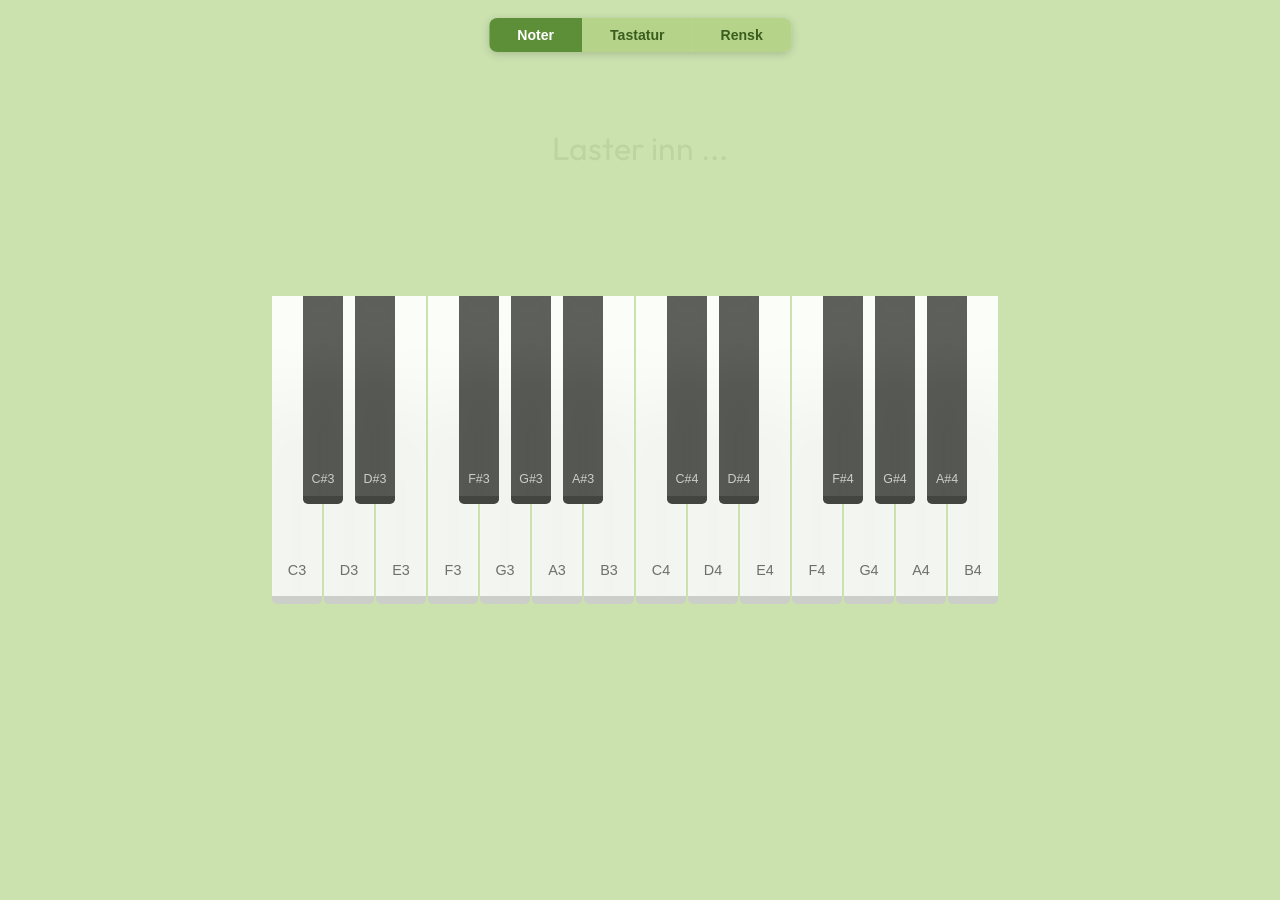
<file: index.html>
<!doctype html>
<html lang= "en">
<head>
	<meta name="viewport" content="width = device-width, initial-scale=1, maximum-scale=1, user-scalable=no"/>
	<meta http-equiv="Content-Type" content="text/html; charset=utf-8"/>
	<title>Enkelt Piano</title>

	<!-- polyfill -->
	<script src="libs/MIDI.js-master/inc/shim/Base64.js" type="text/javascript"></script>
	<script src="libs/MIDI.js-master/inc/shim/Base64binary.js" type="text/javascript"></script>
	<script src="libs/MIDI.js-master/inc/shim/WebAudioAPI.js" type="text/javascript"></script>
	<!-- midi.js package -->
	<script src="libs/MIDI.js-master/js/midi/audioDetect.js" type="text/javascript"></script>
	<script src="libs/MIDI.js-master/js/midi/gm.js" type="text/javascript"></script>
	<script src="libs/MIDI.js-master/js/midi/loader.js" type="text/javascript"></script>
	<script src="libs/MIDI.js-master/js/midi/plugin.audiotag.js" type="text/javascript"></script>
	<script src="libs/MIDI.js-master/js/midi/plugin.webaudio.js" type="text/javascript"></script>
	<script src="libs/MIDI.js-master/js/midi/plugin.webmidi.js" type="text/javascript"></script>
	<!-- utils -->
	<script src="libs/MIDI.js-master/js/util/dom_request_xhr.js" type="text/javascript"></script>
	<script src="libs/MIDI.js-master/js/util/dom_request_script.js" type="text/javascript"></script>

	<!-- jQuery -->
	<script type = "text/javascript" src = "js/jquery.js"></script>

	<!-- Style -->
	<link rel="stylesheet" href="css/main.css"/>

	<!-- Font-Awesome -->
	<link rel="stylesheet" href="css/font-awesome-4.3.0/css/font-awesome.min.css"/>

	<link rel="preconnect" href="https://fonts.googleapis.com">
<link rel="preconnect" href="https://fonts.gstatic.com" crossorigin>
<link href="https://fonts.googleapis.com/css2?family=Outfit:wght@100..900&display=swap" rel="stylesheet">

	<!-- Javascript -->
	<script type = "text/javascript" src = "js/midi/play.js"></script>
	<script type = "text/javascript" src = "js/classes/key.js"></script>
	<script type = "text/javascript" src = "js/script.js"></script>

</head>
<body>
	<h1 style = "opacity: 0; position: absolute; top:0; left: 0;" >Enkelt Piano</h1>
	<div id = "loadingState">
		<div id = "loadingText">Laster inn ...</div>
	</div>

	<div id="tabBar">
		<button class="tab active" data-tab="notes">Noter</button>
		<button class="tab" data-tab="keyboard">Tastatur</button>
		<button class="tab" data-tab="clean">Rensk</button>
	</div>

	<div id = "pianoContainer"></div>
	<script>
		document.querySelectorAll('.tab').forEach(function(btn) {
			btn.addEventListener('click', function() {
				document.querySelectorAll('.tab').forEach(function(t) { t.classList.remove('active'); });
				btn.classList.add('active');
				document.body.className = btn.dataset.tab === 'keyboard' ? 'tab-keyboard' : btn.dataset.tab === 'clean' ? 'tab-clean' : '';
			});
		});
	</script>
</body>
</html>
</file>
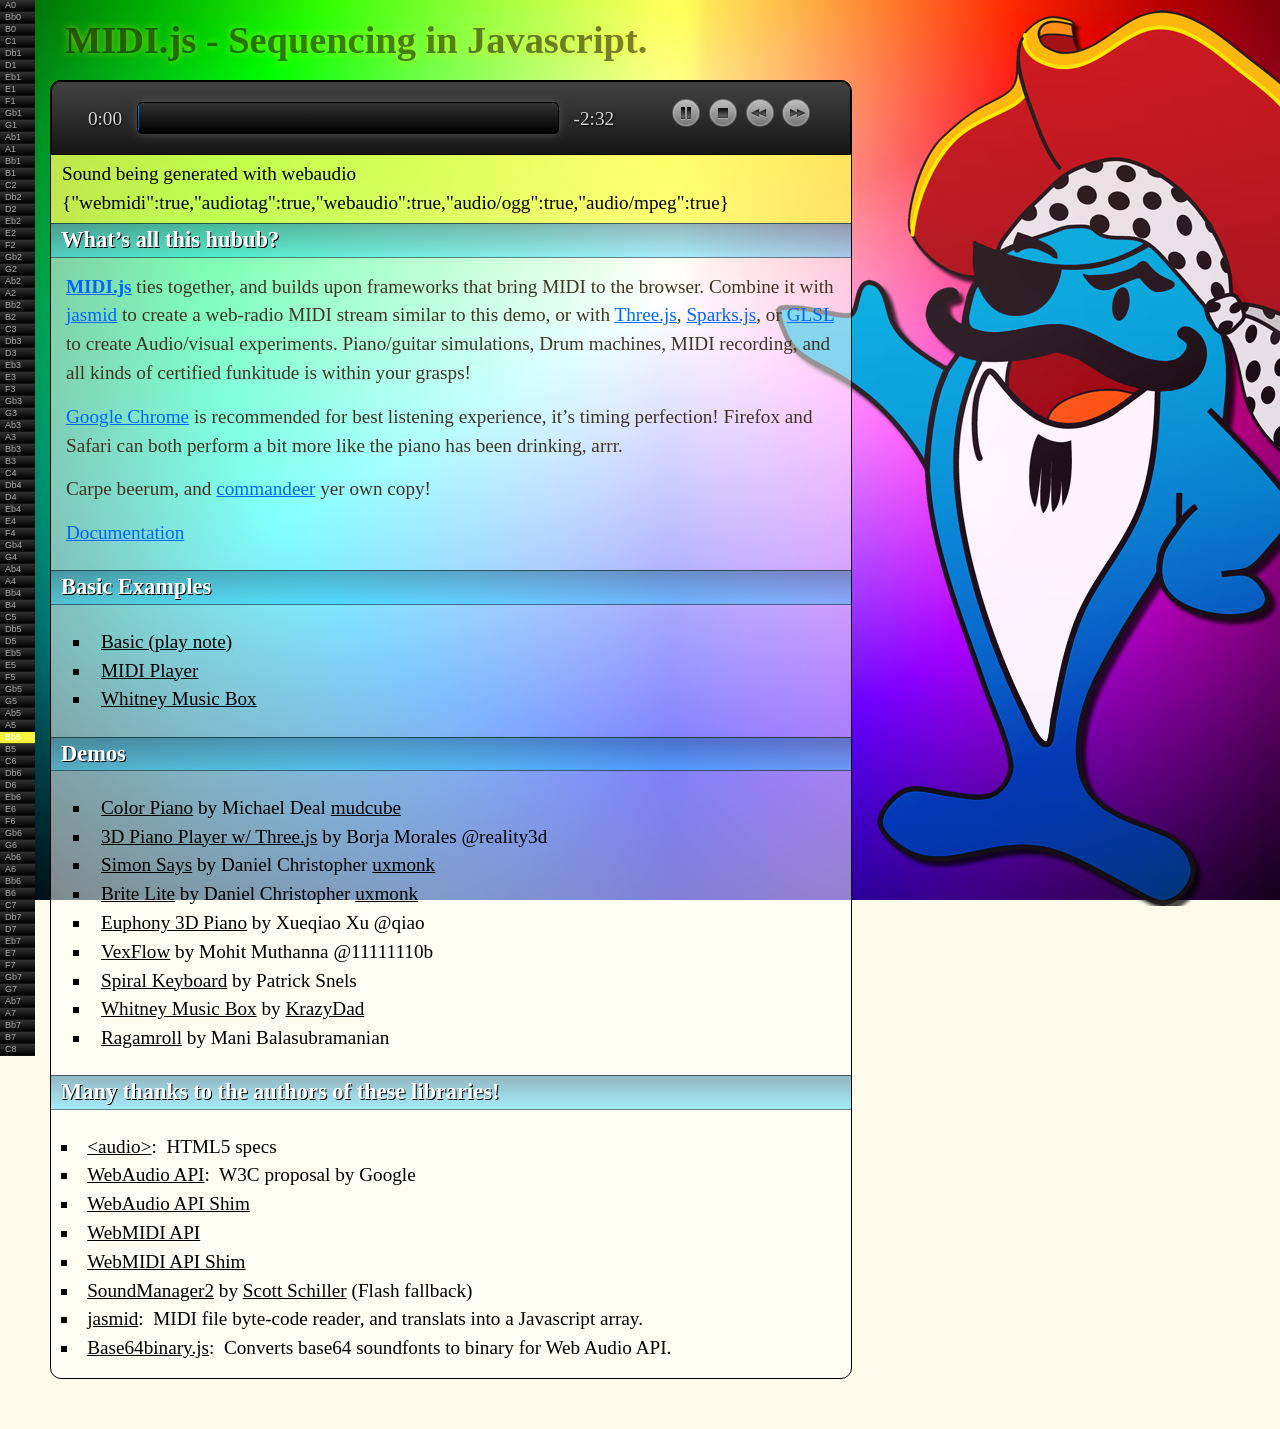
<file: libs/MIDI.js-master/examples/MIDIPlayer.html>
<!DOCTYPE html>
<html xmlns="http://www.w3.org/1999/xhtml">
<head>
	<meta http-equiv="content-type" content="text/html; charset=utf-8" />
	<title>MIDI.js - Sequencing in Javascript.</title>
	<!-- midi.js css -->
	<link href="./css/MIDIPlayer.css" rel="stylesheet" type="text/css" />
	<!-- shim -->
	<script src="../inc/shim/Base64.js" type="text/javascript"></script>
	<script src="../inc/shim/Base64binary.js" type="text/javascript"></script>
	<script src="../inc/shim/WebAudioAPI.js" type="text/javascript"></script>
	<script src="../inc/shim/WebMIDIAPI.js" type="text/javascript"></script>
	<!-- jasmid package -->
	<script src="../inc/jasmid/stream.js"></script>
	<script src="../inc/jasmid/midifile.js"></script>
	<script src="../inc/jasmid/replayer.js"></script>
	<!-- midi.js package -->
	<script src="../js/midi/audioDetect.js" type="text/javascript"></script>
	<script src="../js/midi/gm.js" type="text/javascript"></script>
	<script src="../js/midi/loader.js" type="text/javascript"></script>
	<script src="../js/midi/plugin.audiotag.js" type="text/javascript"></script>
	<script src="../js/midi/plugin.webaudio.js" type="text/javascript"></script>
	<script src="../js/midi/plugin.webmidi.js" type="text/javascript"></script>
	<script src="../js/midi/player.js" type="text/javascript"></script>
	<script src="../js/midi/synesthesia.js" type="text/javascript"></script>
	<!-- utils -->
	<script src="../js/util/dom_request_xhr.js" type="text/javascript"></script>
	<script src="../js/util/dom_request_script.js" type="text/javascript"></script>
	<!-- includes -->
	<script src="./inc/timer.js" type="text/javascript"></script>
	<script src="./inc/colorspace.js" type="text/javascript"></script>
	<script src="./inc/event.js" type="text/javascript"></script>
</head>
<body>
	<img src="./images/shiverMeTimbers.gif" style="position: fixed; top: 30px; left: 1300px; z-index: 4">
	<img src="./images/tuna.png" onmousedown="event.preventDefault()" width="625" style="opacity: 0.95; position: fixed; top: 0; left: 765px; z-index: 2; padding: 10px; float: left; margin-right: 20px; ">
	<h1>MIDI.js - Sequencing in Javascript.</h1>
	<div style="position: fixed; top: 0; left: 0; z-index: 4; overflow: hidden;" id="colors"></div>
	<div style="text-align: center; position: absolute; top: -70px; left: -40px; opacity: 0.9" id="colors"></div>
	<div style="margin-bottom: 50px; border: 1px solid #000; background: rgba(255,255,255,0.5); border-radius: 11px; float: left; width: 800px; padding-bottom: 15px; position: relative; z-index: 2;">
		<div class="player" style="height: 42px; box-shadow: 0 -1px #000; margin-bottom: 0; border-bottom-right-radius: 0; border-bottom-left-radius: 0;">
			<div style="margin: 0 auto; width: 160px; float: right;">
				<input type="image" src="./images/pause.png" align="absmiddle" value="pause" onclick="pausePlayStop()" id="pausePlayStop">
				<input type="image" src="./images/stop.png" align="absmiddle" value="stop" onclick="pausePlayStop(true)">
				<input type="image" src="./images/backward.png" align="absmiddle" value="stop" onclick="player.getNextSong(-1);">
				<input type="image" src="./images/forward.png" align="absmiddle" value="stop" onclick="player.getNextSong(+1);">
			</div>
			<div class="time-controls" style="float: left; margin: 0; position: relative; top: 5px;">
				<span id="time1" class="time">0:00</span>
				<span id="capsule">
					<span id="cursor"></span>
				</span>
				<span id="time2" class="time" style="text-align: left;">-0:00</span>
			</div>
		</div>
		<div id="title" style="background: rgba(255,255,0,0.5); position: relative;color: #000; z-index: -1;padding: 5px 11px 5px;">Loading API...</div>
		<h3 style="margin: 0">What&rsquo;s all this hubub?</h3>
		<p><b><a href="https://github.com/mudcube/MIDI.js">MIDI.js</a></b> ties together, and builds upon frameworks that bring MIDI to the browser. Combine it with <a href="https://github.com/gasman/jasmid">jasmid</a> to create a web-radio MIDI stream similar to this demo, or with <a href="https://github.com/mrdoob/three.js/">Three.js</a>, <a href="https://github.com/zz85/sparks.js/">Sparks.js</a>, or <a href="http://glslsandbox.com">GLSL</a> to create Audio/visual experiments. Piano/guitar
			simulations, Drum machines, MIDI recording, and all kinds of certified funkitude is within your grasps!
			<p><a href="https://www.google.com/chrome">Google Chrome</a> is recommended for best listening experience, it&rsquo;s timing perfection! Firefox and Safari can both perform a bit more like the piano has been drinking, arrr.</p>
			<p>Carpe beerum, and <a href="https://github.com/mudcube/MIDI.js">commandeer</a> yer own copy!</p>
			<p><a href="../README.md" target="_blank">Documentation</a>
			<h3>Basic Examples</h3>
			<ol>
				<li><a href="./Basic.html" target="_blank">Basic (play note)</a></li>
				<li><a href="./MIDIPlayer.html" target="_blank">MIDI Player</a></li>
				<li><a href="./WhitneyMusicBox.html" target="_blank">Whitney Music Box</a></li>
			</ol>
			<h3>Demos</h3>
			<ol>
				<li><a href="http://mudcu.be/piano/" target="_blank">Color Piano</a> by Michael Deal <a href="http://mudcu.be/">mudcube</a></li>
				<li><a href="http://www.rgba.org/r3d/3d-piano-player/" target="_blank">3D Piano Player w/ Three.js</a> by Borja Morales @reality3d</li>
				<li><a href="http://labs.uxmonk.com/simon-says/" target="_blank">Simon Says</a> by Daniel Christopher <a href="http://uxmonk.com/">uxmonk</a></li>
				<li><a href="http://labs.uxmonk.com/brite-lite/" target="_blank">Brite Lite</a> by Daniel Christopher <a href="http://uxmonk.com/">uxmonk</a></li>
				<li><a href="http://qiao.github.com/euphony/" target="_blank">Euphony 3D Piano</a> by Xueqiao Xu @qiao</li>
				<li><a href="http://my.vexflow.com/articles/53" target="_blank">VexFlow</a> by Mohit Muthanna @11111110b</li>
				<li><a href="http://spiral.qet.me/" target="_blank">Spiral Keyboard</a> by Patrick Snels</li>
				<li><a href="http://labs.uxmonk.com/simon-says/" target="_blank">Whitney Music Box</a> by <a href="http://www.krazydad.com/">KrazyDad</a></li>
				<li><a href="http://online-compute.rhcloud.com/ragamroll/" target="_blank">Ragamroll</a> by Mani Balasubramanian</li>
			</ol>
			<h3>Many thanks to the authors of these libraries!</h3>
			<li><a href="http://dev.w3.org/html5/spec/Overview.html">&lt;audio&gt;</a>: &nbsp;HTML5 specs</li>
			<li><a href="https://dvcs.w3.org/hg/audio/raw-file/tip/webaudio/specification.html">WebAudio API</a>: &nbsp;W3C proposal by Google</li>
			<li><a href="http://www.w3.org/TR/webmidi/">WebAudio API Shim</a></li>
			<li><a href="http://www.w3.org/TR/webmidi/">WebMIDI API</a></li>
			<li><a href="http://www.w3.org/TR/webmidi/">WebMIDI API Shim</a></li>
			<li><a href="http://www.schillmania.com/projects/soundmanager2/">SoundManager2</a> by <a href="http://schillmania.com">Scott Schiller</a> (Flash fallback)
			</li>
			<li><a href="https://github.com/gasman/jasmid">jasmid</a>: &nbsp;MIDI file byte-code reader, and translats into a Javascript array.</li>
			<li><a href="http://blog.danguer.com/2011/10/24/base64-binary-decoding-in-javascript/">Base64binary.js</a>: &nbsp;Converts base64 soundfonts to binary for Web Audio API.</li>
	</div>

<script type="text/javascript">
	if (typeof (console) === "undefined") var console = {
		log: function() {}
	};
	// Toggle between Pause and Play modes.
	var pausePlayStop = function(stop) {
		var d = document.getElementById("pausePlayStop");
		if (stop) {
			MIDI.Player.stop();
			d.src = "./images/play.png";
		} else if (MIDI.Player.playing) {
			d.src = "./images/play.png";
			MIDI.Player.pause(true);
		} else {
			d.src = "./images/pause.png";
			MIDI.Player.resume();
		}
	};
	eventjs.add(window, "load", function(event) {
		var link = document.createElement("link");
		link.href = "//fonts.googleapis.com/css?family=Oswald";
		link.ref = "stylesheet";
		link.type = "text/css";
		document.body.appendChild(link);
		var link = document.createElement("link");
		link.href = "//fonts.googleapis.com/css?family=Andada";
		link.ref = "stylesheet";
		link.type = "text/css";
		document.body.appendChild(link);
		
		/// load up the piano keys
		var colors = document.getElementById("colors");
		var colorElements = [];
		for (var n = 0; n < 88; n++) {
			var d = document.createElement("div");
			d.innerHTML = MIDI.noteToKey[n + 21];
			colorElements.push(d);
			colors.appendChild(d);
		}
		///
		MIDI.loader = new sketch.ui.Timer;
		MIDI.loadPlugin({
			soundfontUrl: "./soundfont/",
			onprogress: function(state, progress) {
				MIDI.loader.setValue(progress * 100);
			},
			onsuccess: function() {
				/// this is the language we are running in
				var title = document.getElementById("title");
				title.innerHTML = "Sound being generated with " + MIDI.api + " " + JSON.stringify(MIDI.supports);

				/// this sets up the MIDI.Player and gets things going...
				player = MIDI.Player;
				player.timeWarp = 1; // speed the song is played back
				player.loadFile(song[songid++ % song.length], player.start);

				/// control the piano keys colors
				var colorMap = MIDI.Synesthesia.map();
				player.addListener(function(data) {
					var pianoKey = data.note - 21;
					var d = colorElements[pianoKey];
					if (d) {
						if (data.message === 144) {
							var map = colorMap[data.note - 27];
							if (map) d.style.background = map.hex;
							d.style.color = "#fff";
						} else {
							d.style.background = "";
							d.style.color = "";
						}
					}
				});
				///
				ColorSphereBackground();
				MIDIPlayerPercentage(player);
			}
		});
	});

	var MIDIPlayerPercentage = function(player) {
		// update the timestamp
		var time1 = document.getElementById("time1");
		var time2 = document.getElementById("time2");
		var capsule = document.getElementById("capsule");
		var timeCursor = document.getElementById("cursor");
		//
		eventjs.add(capsule, "drag", function(event, self) {
			eventjs.cancel(event);
			player.currentTime = (self.x) / 420 * player.endTime;
			if (player.currentTime < 0) player.currentTime = 0;
			if (player.currentTime > player.endTime) player.currentTime = player.endTime;
			if (self.state === "down") {
				player.pause(true);
			} else if (self.state === "up") {
				player.resume();
			}
		});
		//
		function timeFormatting(n) {
			var minutes = n / 60 >> 0;
			var seconds = String(n - (minutes * 60) >> 0);
			if (seconds.length == 1) seconds = "0" + seconds;
			return minutes + ":" + seconds;
		};
		player.getNextSong = function(n) {
			var id = Math.abs((songid += n) % song.length);
			player.loadFile(song[id], player.start); // load MIDI
		};
		player.setAnimation(function(data, element) {
			var percent = data.now / data.end;
			var now = data.now >> 0; // where we are now
			var end = data.end >> 0; // end of song
			if (now === end) { // go to next song
				var id = ++songid % song.length;
				player.loadFile(song[id], player.start); // load MIDI
			}
			// display the information to the user
			timeCursor.style.width = (percent * 100) + "%";
			time1.innerHTML = timeFormatting(now);
			time2.innerHTML = "-" + timeFormatting(end - now);
		});
	};
	
	var ColorSphereBackground = function() {
		var d = document;
		var canvas = document.createElement("canvas");
		var ctx = canvas.getContext("2d");
		canvas.style.cssText = "position: fixed; left: 0; top: 0; opacity: 1";
		canvas.style.width = window.innerWidth + "px";
		canvas.style.height = window.innerHeight + "px";
		document.body.appendChild(canvas);
		//
		eventjs.add(window, "resize", function() {
			canvas.style.width = window.innerWidth + "px";
			canvas.style.height = window.innerHeight + "px";
			ctx.drawImage(theSphere = sphere(percent), 0, 0)
		});
		eventjs.add(d, "scroll", function(e) {
			var percent = 1 - document.body.scrollTop / document.body.scrollHeight;
			ctx.drawImage(theSphere = sphere(percent), 0, 0);
			onMouseMove();
		});
		var theSphere;
		var px = window.innerWidth / 2;
		var py = window.innerHeight / 2;
		var onMouseMove = function(event) {
			ctx.drawImage(theSphere, 0, 0);
			if (event) {
				var coords = eventjs.proxy.getCoord(event);
				coords.x -= document.body.scrollLeft;
				coords.y -= document.body.scrollTop;
				px = coords.x;
				py = coords.y;
			} else { // 
				var coords = {
					x: px,
					y: py
				};
			}
			//
			var x = (coords.x / window.innerWidth) * 255 - 127; // grab mouse pixel coords, center at midpoint
			var y = (coords.y / window.innerHeight) * 255 - 127;
			var imageData = ctx.getImageData(0, 0, canvas.width, canvas.height); // get image data
			var data = imageData.data;
			for (var n = 0, length = data.length; n < length; n += 4) {
				data[n] = data[n] + x - y; // red (control left)
				data[n + 1] = data[n + 1] - x - y; // green (control right)
				data[n + 2] = data[n + 2] + y + y; // blue (control down)
			}
			ctx.putImageData(imageData, 0, 0);
		};
		eventjs.add(d, "mousemove", onMouseMove);
		///
		function sphere(top) { // create Sphere image, and apply to <canvas>
			var canvas1 = document.createElement("canvas");
			var ctx = canvas1.getContext("2d");
			var w = 75;
			var left = -20;
			var top = top * -50;
			canvas.width = canvas1.width = w * window.innerWidth / window.innerHeight;
			canvas.height = canvas1.height = w;
			ctx.fillRect(0, 0, window.innerWidth, window.innerHeight);
			n = 360;
			while (n--) { // go through hues
				var x = left + w;
				var y = top + w;
				var g = ctx.createLinearGradient(x, top, x, y);
				g.addColorStop(0, "#000");
				g.addColorStop(.5, "hsl(" + ((n + 60) % 360) + ",100%,50%)");
				g.addColorStop(1, "#FFF");
				ctx.beginPath(); // draw triangle
				ctx.moveTo(x, top);
				ctx.lineTo(x, y);
				ctx.lineTo(x + 2, y);
				ctx.lineTo(x + 5, top);
				ctx.fillStyle = g; // apply gradient
				ctx.fill();
				ctx.translate(x, y); // rotate + translate into position
				ctx.rotate((1 / 360) * Math.PI * 2);
				ctx.translate(-x, -y);
			}
			return canvas1;
		};
		//
		var percent = 1 - document.body.scrollTop / document.body.scrollHeight;
		ctx.drawImage(theSphere = sphere(percent), 0, 0)
	};
	
	// Begin loading indication.
	var player;
	// MIDI files from Disklavier World
	var songid = 0;
	var song = [
		// Test 1
//		'[data-uri]',
		// Test 2
//		'[data-uri]',
		// Test 3
//		'[data-uri]',

		// Sinding - Rustles of Spring Op-32 No-3
		'[data-uri]',
		// Tchaikovsky - Arabian Dance
		'[data-uri]',
		// Tchaikovsky - Waltz of the Flowers
		'[data-uri]',
		// Granados - Oriental
		'[data-uri]',
		// Joplin - The Entertainer
		'[data-uri]'
	];
</script>
</body>
</html>
</file>
<file: css/main.css>
/*
	AUTHOR: 	Henrik Oddløkken

							T A B L E   OF   C O N T E N T S



*/

/*---------------------------------------------------------------------------*/
*{									/* Default */
	padding:			0px;
	margin:				0px;
	list-style:			none;
	text-decoration:	none;
	-webkit-tap-highlight-color: transparent;
	touch-action: manipulation;
}

/*---------------------------------------------------------------------------*/

body
{
	width:	100%;
	background-color: #CBE2AF ;
	font-family: "Outfit", sans-serif;
}

#loadingState
{
	position: fixed;
	top:	0;
	left: 0;
	width:100%;
	height: 100%;
	background-color: #CBE2AF ;

	z-index: 1000;
}

	#loadingText
	{
		font-size: 200%;
		text-align: center;
		margin-top: 10%;
		color: #1d3104;
	}

	#logo
	{
		position: absolute;
		bottom:0;
		right:0;
	}


/*---------------------------------------------------------------------------*/

#tabBar
{
	position:		fixed;
	top:			18px;
	left:			50%;
	transform:		translateX(-50%);
	z-index:		9999;
	display:		flex;
	border-radius:	8px;
	overflow:		hidden;
	box-shadow:		0 2px 8px rgba(0,0,0,0.18);
}

.tab
{
	background-color:	#b5d48a;
	color:				#3a5c1e;
	border:				none;
	padding:			9px 28px;
	font-size:			88%;
	font-weight:		600;
	cursor:				pointer;
	transition:			background-color 0.15s, color 0.15s;
	user-select:		none;
	-webkit-user-select: none;
}

	.tab:hover { background-color: #9dc870; }

	.tab.active
	{
		background-color:	#5d8f38;
		color:				#fff;
	}

/*---------------------------------------------------------------------------*/

#pianoContainer
{
	position: absolute;
}

.key
{
	position: relative;
	vertical-align: top;
	display: inline-block;
	border-radius: 	0 0 5px 5px;
	margin-left: 2px;
	user-select: none;
	-webkit-user-select: none;
	touch-action: none;
}

	.noteName,
	.keyLabel
	{
		position:		absolute;
		font-family:	arial;
		left:			50%;
		transform:		translateX(-50%);
		bottom:			18px;
		font-size:		90%;
		user-select:	none;
		-webkit-user-select: none;
		white-space:	nowrap;
		transition:		opacity 0.12s;
	}

	/* Notes tab (default): show noteName, hide keyLabel */
	.noteName { color: #666; opacity: 1; }
	.keyLabel  { color: #666; opacity: 0; }

	/* Keyboard tab: swap visibility */
	body.tab-keyboard .noteName { opacity: 0; }
	body.tab-keyboard .keyLabel  { opacity: 1; }

	/* Clean tab: hide all labels */
	body.tab-clean .noteName { opacity: 0; }
	body.tab-clean .keyLabel  { opacity: 0; }

	/* Sharp keys: lighter text, tighter positioning */
	.sharp .noteName,
	.sharp .keyLabel
	{
		color:		#ccc;
		font-size:	78%;
		bottom:		10px;
	}

.natural
{

	height: 				300px;
	width: 					50px;
	background:			#eee;
	border-bottom: 	8px solid #ccc;
	z-index:				0;
	box-shadow: inset 0 100px 75px #fff;
	transition:			box-shadow .1s, border .1s, height .1s;
}


	.naturalPress
	{
		height: 				304px;
		border-bottom:	4px solid #ccc;
		box-shadow:			inset 0 -100px 75px #fff;
	}

.sharp
{

	height: 				200px;
	width: 					40px;
	background:			#444;
	border-bottom: 	8px solid #383838;
	z-index: 				1;
	box-shadow: 		inset 0 75px 50px #555;
	transition:			box-shadow .1s, border .1s, height .1s;
}

	.sharpPress
	{
		height: 204px;
		border-bottom:	4px solid #383838;
		box-shadow:			inset 0 -75px 50px #555;
	}

.keySqueeze {	margin-left: -19px;	}
</file>
<file: libs/MIDI.js-master/examples/css/MIDIPlayer.css>
body {
	font-family: Andada;
	font-size: 1.2em;
	line-height: 1.5em;
	background: #fcfae9;
	color: #907d62;
	margin: 0 50px;
}
div.player {
	background-image: -webkit-gradient(linear,left top,left bottom,from(rgba(66,66,66,1)),to(rgba(22,22,22,1)));
	background-image: -webkit-linear-gradient(top, rgba(66, 66, 66, 1) 0%, rgba(22, 22, 22, 1) 100%);
	background-image: -moz-linear-gradient(top, rgba(66, 66, 66, 1) 0%, rgba(22, 22, 22, 1) 100%);
	background-image: -ms-gradient(top, rgba(66, 66, 66, 1) 0%, rgba(22, 22, 22, 1) 100%);
	background-image: -o-gradient(top, rgba(66, 66, 66, 1) 0%, rgba(22, 22, 22, 1) 100%);
	background-image: linear-gradient(top, rgba(66, 66, 66, 1) 0%, rgba(22, 22, 22, 1) 100%);
	padding: 15px 20px;
	border: 1px solid #000;
	box-shadow: 0 0 10px #fff;
	-moz-box-shadow: 0 0 10px #fff;
	-webkit-box-shadow: 0 0 10px #fff;
	border-radius: 10px;
	-moz-border-radius: 10px;
	-webkit-border-radius: 10px;
	color: #FFFFFF;
	color: rgba(255, 255, 255, 0.8);
	text-shadow: 1px 1px 2px #000;
	-moz-text-shadow: 1px 1px 2px #000;
	margin-bottom: 15px;
}
div.player #capsule {
	border: 1px solid #000;
	box-shadow: 0 0 10px #555;
	-moz-box-shadow: 0 0 10px #555;
	-webkit-box-shadow: 0 0 10px #555;
	background: #000;
	background-image: -webkit-gradient(linear, left top, left bottom, color-stop(1, rgba(0,0,0,0.5)), color-stop(0, #333));
	background-image: -webkit-linear-gradient(top, rgba(0, 0, 0, 0.5) 1, #333 0);
	background-image: -moz-linear-gradient(top, rgba(0, 0, 0, 0.5) 1, #333 0);
	background-image: -ms-gradient(top, rgba(0, 0, 0, 0.5) 1, #333 0);
	background-image: -o-gradient(top, rgba(0, 0, 0, 0.5) 1, #333 0);
	background-image: linear-gradient(top, rgba(0, 0, 0, 0.5) 1, #333 0);
	overflow: hidden;
	border-radius: 5px;
	-moz-border-radius: 5px;
	-webkit-border-radius: 5px;
	width: 420px;
	display: inline-block;
	height: 30px;
}
div.player #capsule #cursor {
	border-radius: 5px;
	-moz-border-radius: 5px;
	-webkit-border-radius: 5px;
	border-top-right-radius: 0;
	border-bottom-right-radius: 0;
	background: #003b96;
	background-image: -webkit-gradient(linear, left top, left bottom, color-stop(1, #003b96), color-stop(0, #0088e9));
	background-image: -webkit-linear-gradient(top, #0088e9 0%, #003b96 100%);
	background-image: -moz-linear-gradient(top, #0088e9 0%, #003b96 100%);
	background-image: -ms-gradient(top, #0088e9 0%, #003b96 100%);
	background-image: -o-gradient(top, #0088e9 0%, #003b96 100%);
	background-image: linear-gradient(top, #0088e9 0%, #003b96 100%);
	width: 0;
	display: inline-block;
	height: 100%;
}
div.player span.time {
	position: relative;
	top: -9px;
	padding: 0 10px;
	width: 40px;
	display: inline-block;
	text-align: right;
}
div.player div.time-controls {
	width: 560px;
	margin: 10px auto 0;
}
input[type="image"]:hover {
	opacity: 1;
}
input[type="image"]:active {
	opacity: 0.85;
}
input[type="image"] {
	opacity: 0.7;
}
p {
	margin: 15px 0 0 15px;
	color: #403522;
}
li {
	color: #000;
	background: rgba(255, 0, 0, 0);
	list-style-type: square;
	padding: 0 10px;
	margin: 0;
}
pre {
	width: 90%;
	overflow-x: scroll;
	padding: 0;
	margin: 0;
}
pre b {
	color: #fff;
	background: rgba(255, 0, 0, 0.5);
	padding: 2px 5px;
}
li.indent {
	color: #403522;
	background: none;
	position: relative;
	left: 50px;
	list-style-type: none;
}
li.indent.square {
	background: none;
	list-style-type: square;
}
h3 {
	background-image: -webkit-gradient(linear, left top, left bottom, color-stop(1, rgba(0, 200, 255, 0.35)), color-stop(0, rgba(0,88,127,0.42)));
	color: #fff;
	text-shadow: 1px 1px #000;
	padding: 2px 10px;
	border-bottom: 1px solid rgba(0,0,0,0.3);
	border-top: 1px solid rgba(0,0,0,0.6);
}
li a {
	color: #000;
}
h3 a {
	color: #fff;
}
a, li.indent.demos a {
	color: #06f;
}
li a:hover, a:hover, li.indent.demos a:hover {
	color: #c09;
}
h3 a:hover {
	color: #ff0;
}
h3 {
	font-family: Oswald;
}
h1 {
	font-family: Oswald; font-size: 2em; font-weight: bold; z-index: 2; padding-left: 15px; position: relative; color: rgba(0,0,0,0.5); text-shadow: 0 0 7px rgba(255,255,0,0.50);
}


#colors div {
	-webkit-transition-property: background, color;
	-webkit-transition-duration: .25s;
padding: 1px 0 1px 5px; font-family: arial; font-size: 9px; line-height: 9px; color: #aaa; width: 30px; height: 9px; 
	background: #000;
	background-image: -webkit-gradient(linear,left top,left bottom,from(rgba(66,66,66,0.75)),to(rgba(0,0,0,1)));
border-bottom: 1px solid rgba(5,5,5,0.7);
}
</file>
